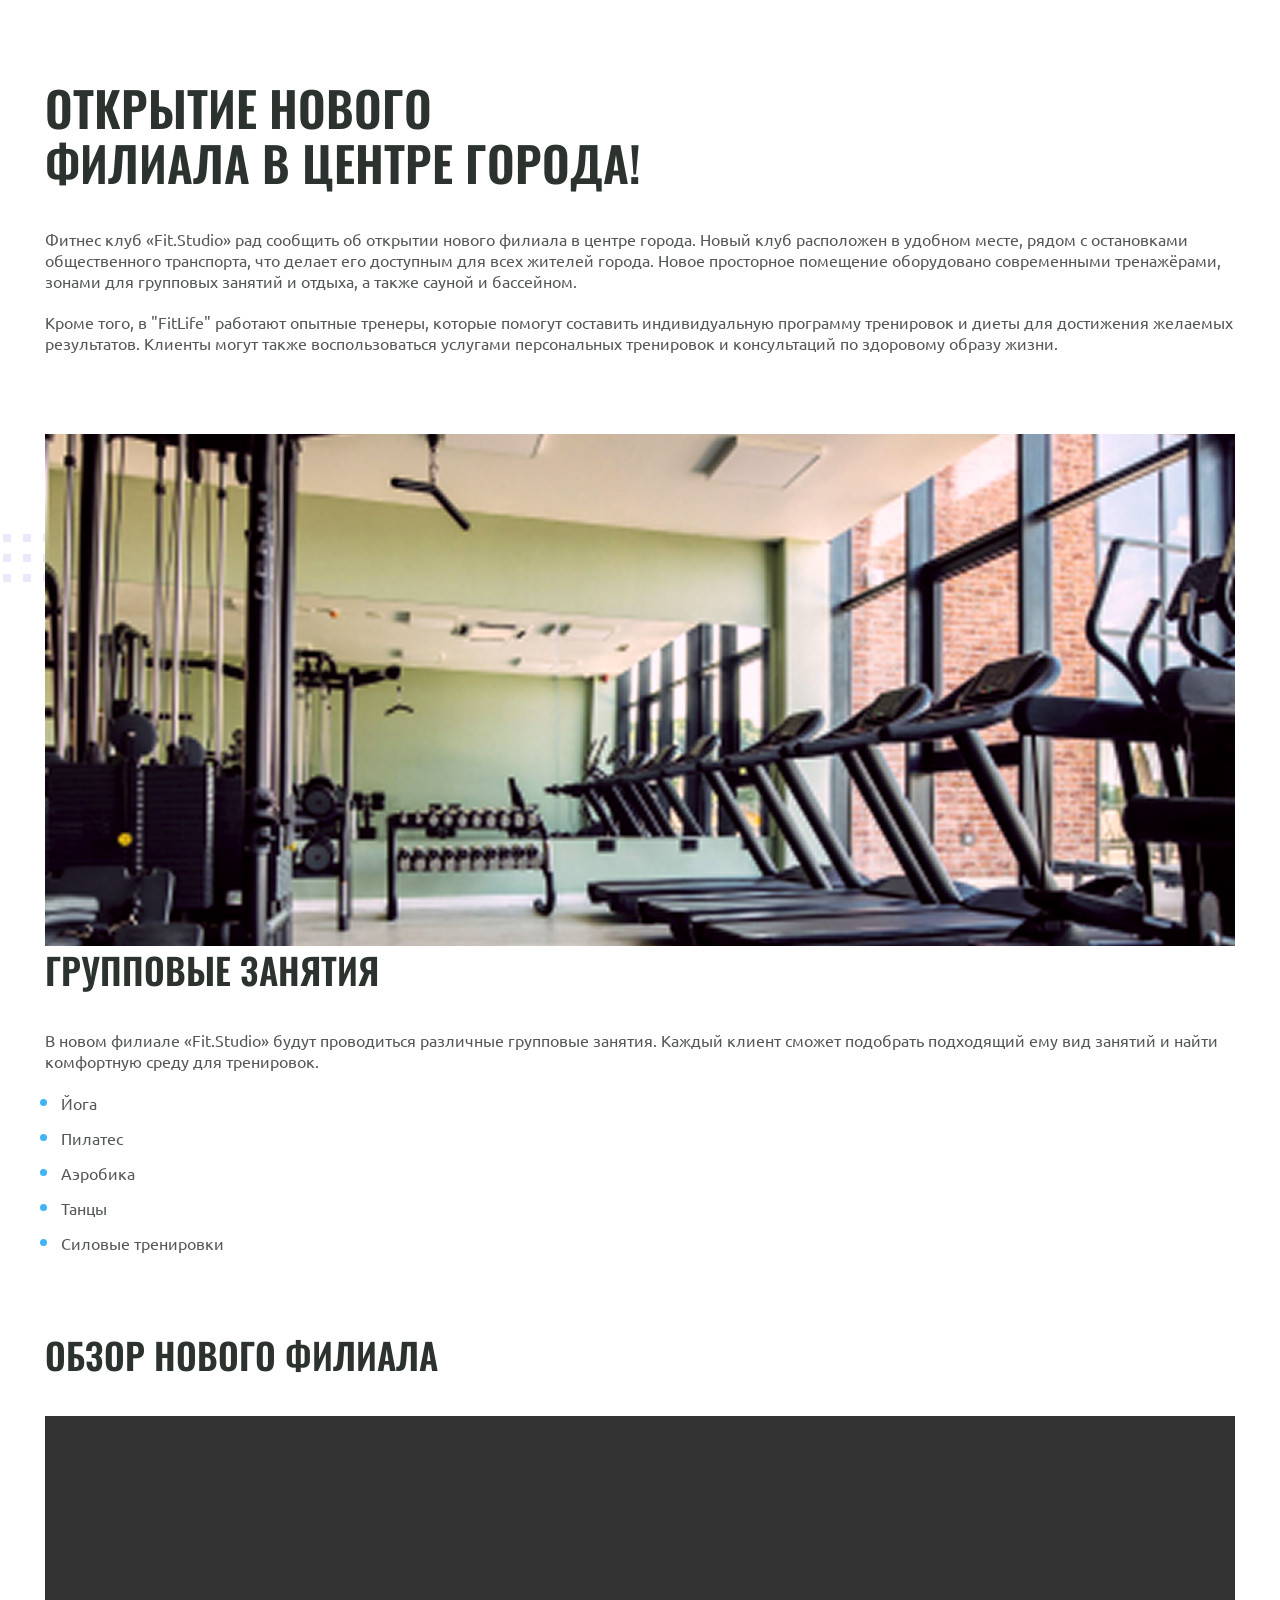
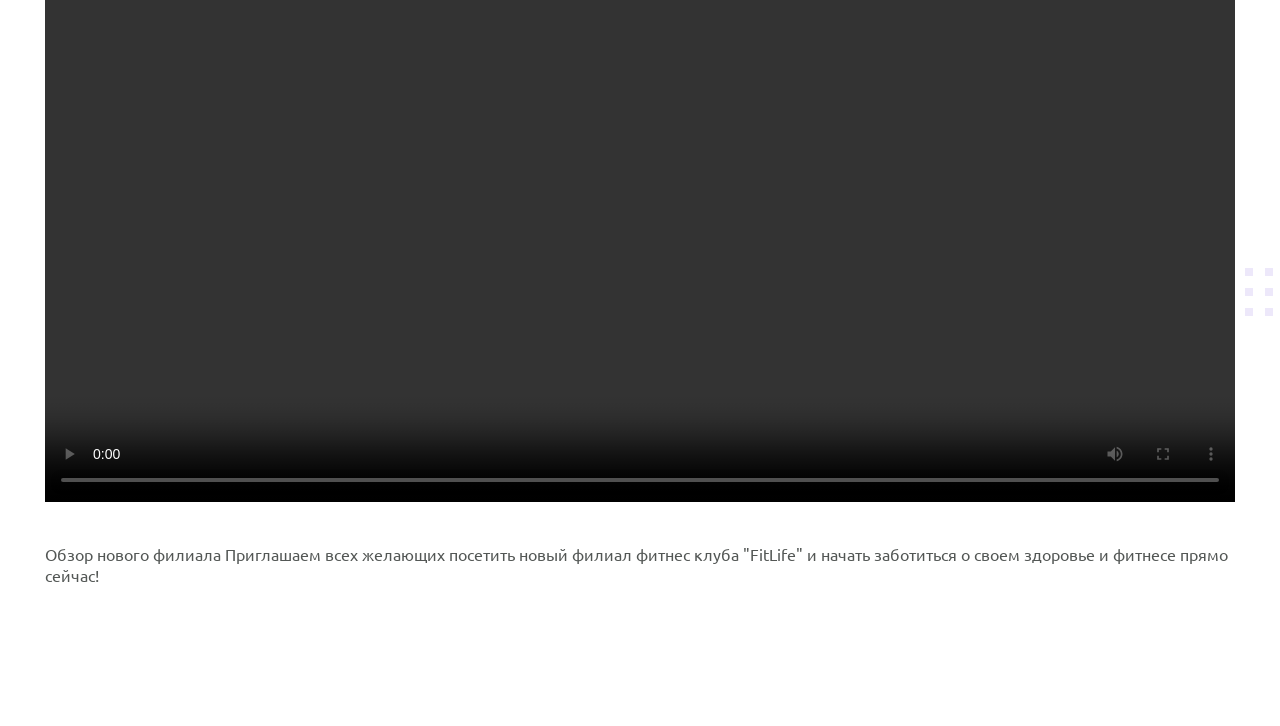
<file: index.html>
<!doctype html>
<html lang="ru">
  <head>
    <meta charset="UTF-8" />
    <meta name="viewport" content="width=device-width, initial-scale=1.0" />
    <title>Fit Studio - Открытие нового филиала!</title>
    <link rel="stylesheet" href="./css/normalize.css" />
    <link rel="stylesheet" href="./css/fonts.css" />
    <link rel="stylesheet" href="./css/globals.css" class="" />
    <link rel="stylesheet" href="./css/article.css" />
    <link rel="stylesheet" href="./css/index.css" class="" />
    <link rel="stylesheet" href="./css/footer.css" class="" />
    <link rel="stylesheet" href="./css/header.css" class="" />

    <link
      rel=" icon"
      href="./img/favicon-icon.svg"
      sizes="128x128"
      type="image/svg+xml"
    />
  </head>
  <body>
    <article class="article">
      <div class="container">
        <h1 class="title-large">Открытие нового филиала в центре города!</h1>
        <p class="article-text">
          Фитнес клуб «Fit.Studio» рад сообщить об открытии нового филиала
          в центре города. Новый клуб расположен в удобном месте, рядом
          с остановками общественного транспорта, что делает его доступным
          для всех жителей города. Новое просторное помещение оборудовано
          современными тренажёрами, зонами для групповых занятий и отдыха,
          а также сауной и бассейном.
        </p>
        <p class="article-text article-mb">
          Кроме того, в "FitLife" работают опытные тренеры, которые помогут
          составить индивидуальную программу тренировок и диеты для достижения
          желаемых результатов. Клиенты могут также воспользоваться услугами
          персональных тренировок и консультаций по здоровому образу жизни.
        </p>
        <div class="article-decor-wrapper article-decor-wrapper-1 article-mb-1">
          <img
            class="article-img"
            src="./img/фотка.jpg"
            width="1220"
            height="512"
            alt=" Тренажерный зал"
          />
        </div>
        <h2 class="title-large article-title-medium">Групповые занятия</h2>
        <p class="article-text">
          В новом филиале «Fit.Studio» будут проводиться различные групповые
          занятия. Каждый клиент сможет подобрать подходящий ему вид занятий
          и найти комфортную среду для тренировок.
        </p>
        <ul class="article-list article-text article-mb">
          <li class="article-item">Йога</li>
          <li class="article-item">Пилатес</li>
          <li class="article-item">Аэробика</li>
          <li class="article-item">Танцы</li>
          <li class="article-item">Силовые тренировки</li>
        </ul>
        <h2 class="title-large article-title-medium">Обзор нового филиала</h2>
        <div class="article-decor-wrapper">
          <button class="article-play-button">
            <img
              src="./img/Polygon 1.svg"
              width="24"
              height="24"
              alt="запуск"
            />
          </button>
          <div
            class="article-decor-wrapper article-decor-wrapper-2 article-mb-2"
          ></div>
          <video
            class="article-video"
            src="./gym-video.mp4"
            width="1220"
            height="686"
            controls
          ></video>
        </div>
        <p class="article-text">
          Обзор нового филиала Приглашаем всех желающих посетить новый филиал
          фитнес клуба "FitLife" и начать заботиться о своем здоровье и фитнесе
          прямо сейчас!
        </p>
      </div>
    </article>
  </body>
</html>
</file>
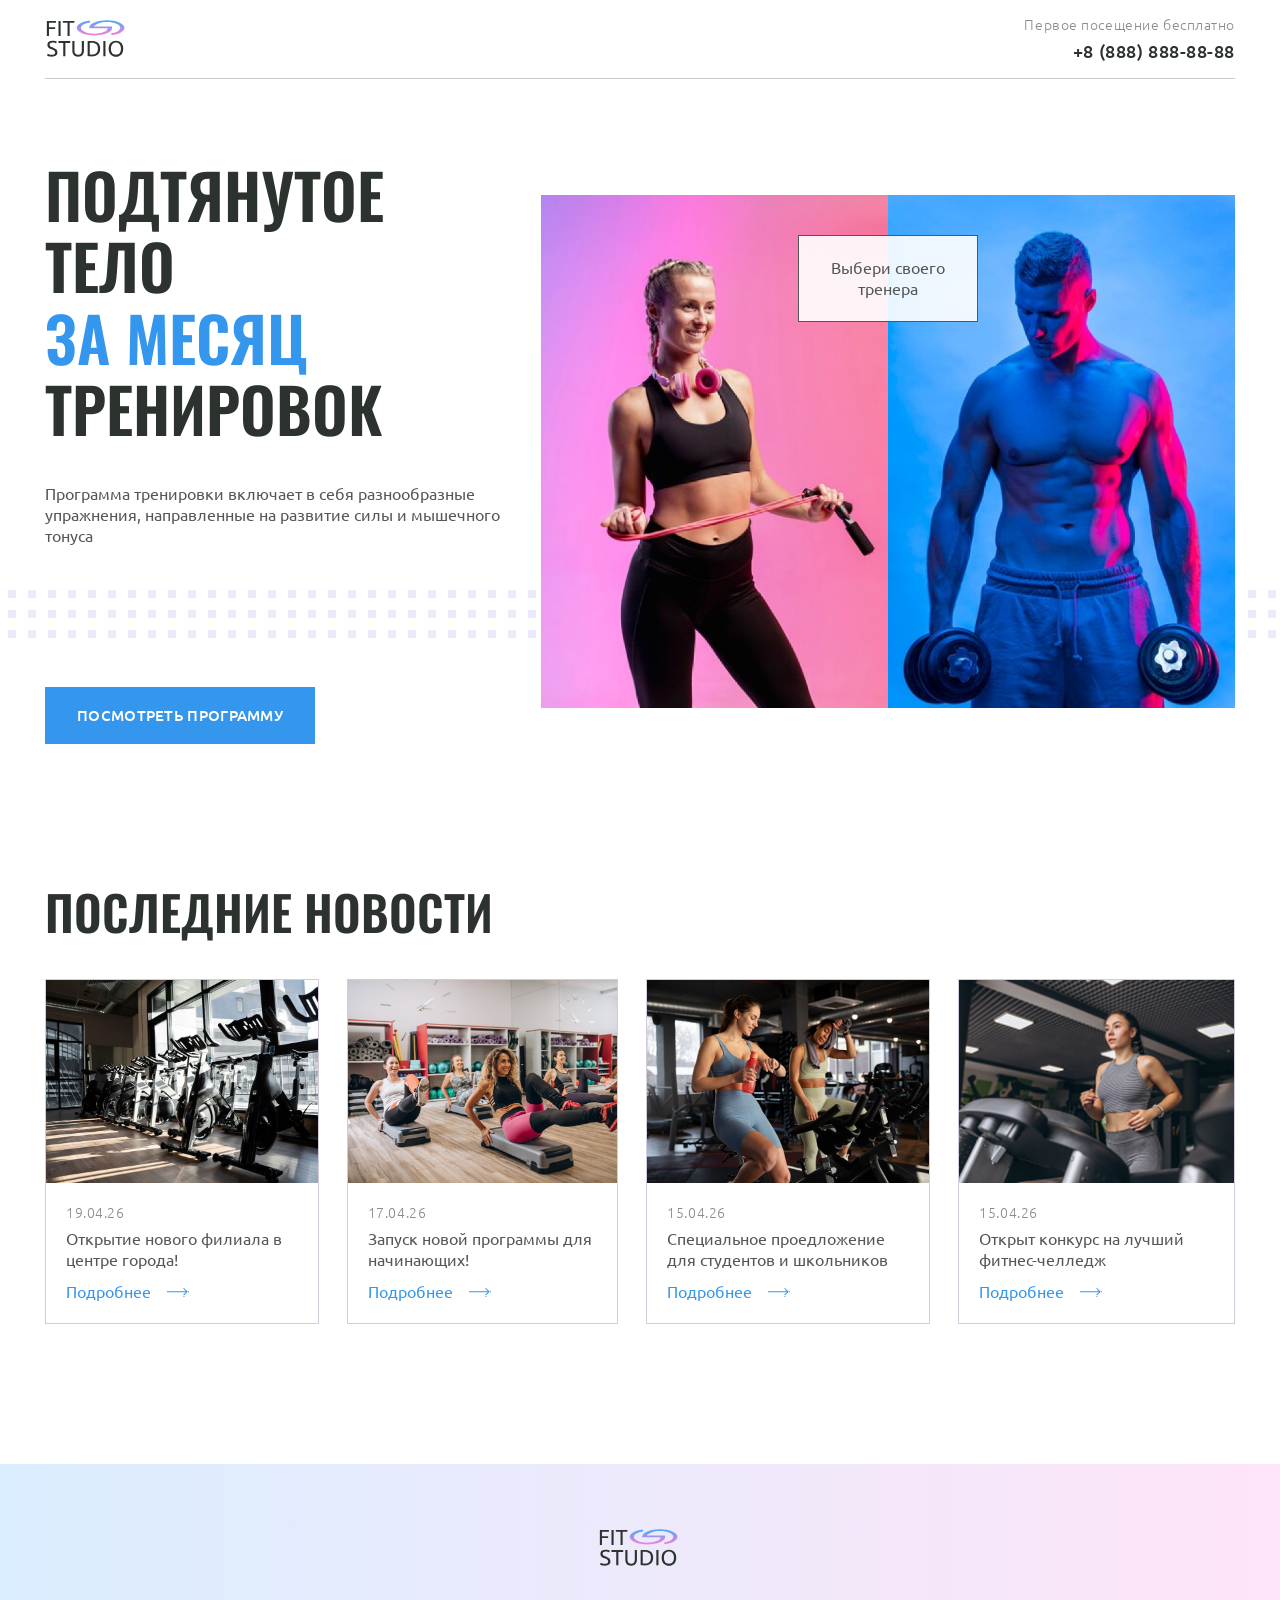
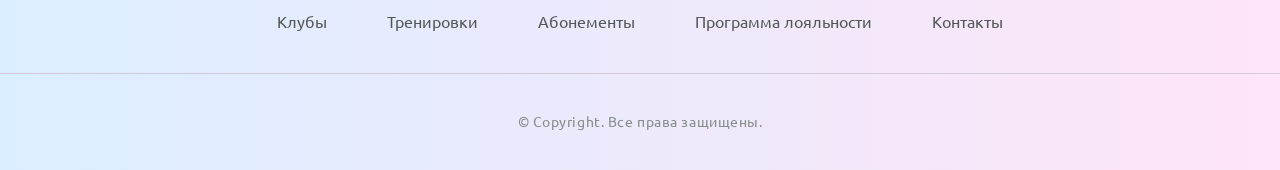
<file: article.html>
<!doctype html>
<html lang="ru">
  <head>
    <meta charset="UTF-8" />
    <meta name="viewport" content="width=device-width, initial-scale=1.0" />
    <title>Fit Studio - Главная</title>
    <link rel="stylesheet" href="./css/normalize.css" />
    <link rel="stylesheet" href="./css/fonts.css" />
    <link rel="stylesheet" href="./css/globals.css" class="" />
    <link rel="stylesheet" href="./css/article.css" />
    <link rel="stylesheet" href="./css/index.css" class="" />
    <link rel="stylesheet" href="./css/footer.css" class="" />
    <link rel="stylesheet" href="./css/header.css" class="" />
    <link
      rel=" icon"
      href="./img/favicon-icon.svg"
      sizes="128x128"
      type="image/svg+xml"
    />
  </head>
  <body>
    <header class="header">
      <div class="container">
        <div class="header-inner">
          <a href="/">
            <img
              src="./img/logo-icon.svg"
              width="84"
              height="45"
              alt="Fit Studio"
            />
          </a>
          <div class="phone text-sub">
            <p class="phone-text">Первое посещение бесплатно</p>
            <a class="phone-link" href="tel:+88888888888">
              +8 (888) 888-88-88</a
            >
          </div>
        </div>
      </div>
    </header>
    <section class="hero section">
      <div class="container hero-container">
        <div class="hero-info">
          <h1>
            Подтянутое тело <br />
            <strong>за месяц</strong> <br />
            тренировок
          </h1>
          <p class="text">
            Программа тренировки включает в себя разнообразные упражнения,
            направленные на развитие силы и мышечного тонуса
          </p>
          <a href="#" class="button">Посмотреть программу</a>
        </div>
        <div class="hero-images">
          <p class="hero-chose text">Выбери своего тренера</p>
          <img
            src="./img/sporty-woman-img.jpg"
            width="347"
            height="513"
            alt="спортивная девушка держит в руках скакалку"
          />
          <img
            src="./img/sporty-man-img.jpg"
            width="347"
            height="513"
            alt="спортивный мужчина держит в руках гантели"
          />
        </div>
      </div>
    </section>
    <section class="news section">
      <div class="container">
        <h2 class="title-large">Последние новости</h2>
        <div class="news-container">
          <article class="news-article-one">
            <header>
              <img
                src="./тренажеры.png"
                alt="велотренажер"
                width="284"
                height="203"
              />
              <div class="news-info">
                <time class="news-date text-sub" datetime="2026.04.19"
                  >19.04.26</time
                >
                <h3 class="text">Открытие нового филиала в центре города!</h3>
              </div>
            </header>
            <footer class="">
              <a href="index.html" class="news-link"> Подробнее</a>
            </footer>
          </article>
          <article class="news-article-one">
            <header>
              <img
                src="./девушки.png"
                alt="девушки на групповом занятии"
                width="284"
                height="203"
              />
              <div class="news-info">
                <time class="news-date text-sub" datetime="2026.04.17"
                  >17.04.26</time
                >
                <h3 class="text">Запуск новой программы для начинающих!</h3>
              </div>
            </header>
            <footer class="">
              <a href="index.html" class="news-link"> Подробнее</a>
            </footer>
          </article>
          <article class="news-article-one">
            <header>
              <img
                src="./девушки с бутылкой.png"
                alt="девушки с бутылкой воды"
                width="284"
                height="203"
              />
              <div class="news-info">
                <time class="news-date text-sub" datetime="2026.04.15"
                  >15.04.26</time
                >
                <h3 class="text">
                  Специальное проедложение для студентов и школьников
                </h3>
              </div>
            </header>
            <footer class="">
              <a href="index.html" class="news-link"> Подробнее</a>
            </footer>
          </article>
          <article class="news-article-one">
            <header>
              <img
                src="./девушка на дорожке.png"
                alt="девушка на дорожке"
                width="284"
                height="203"
              />
              <div class="news-info">
                <time class="news-date text-sub" datetime="2026.04.12`"
                  >15.04.26</time
                >
                <h3 class="text">Открыт конкурс на лучший фитнес-челледж</h3>
              </div>
            </header>
            <footer class="">
              <a href="index.html" class="news-link"> Подробнее</a>
            </footer>
          </article>
        </div>
      </div>
    </section>
    <footer class="footer">
      <div class="footer-top">
        <div class="container">
          <a class="footer-logo" href="/">
            <img
              src="./img/logo-icon.svg"
              width="84"
              height="45"
              alt="Fit Studio"
            />
          </a>
          <nav class="menu">
            <ul>
              <li><a href="#">Клубы</a></li>
              <li><a href="#">Тренировки</a></li>
              <li><a href="#">Абонементы</a></li>
              <li><a href="#">Программа лояльности</a></li>
              <li><a href="#">Контакты</a></li>
            </ul>
          </nav>
        </div>
      </div>
      <div class="container">
        <p class="copyright">&copy; Copyright. Все права защищены.</p>
      </div>
    </footer>
  </body>
</html>
</file>
<file: css/fonts.css>
@font-face {
  font-family: "Ubuntu";
  src:
    local(Ubuntu),
    url("../fonts/UbuntuLight.woff2") format("woff2");
  font-weight: 300;
  font-style: normal;
  font-display: swap;
}

@font-face {
  font-family: "Ubuntu";
  src:
    local(Ubuntu),
    url("../fonts/UbuntuRegular.woff2") format("woff2");
  font-weight: 400;
  font-style: normal;
  font-display: swap;
}

@font-face {
  font-family: "Ubuntu";
  src:
    local(Ubuntu),
    url("../fonts/UbuntuMedium.woff2") format("woff2");
  font-weight: 500;
  font-style: normal;
  font-display: swap;
}

@font-face {
  font-family: "Oswald";
  src:
    local(Oswald),
    url("../fonts/OswaldMedium.woff2") format("woff2");
  font-weight: 500;
  font-style: normal;
  font-display: swap;
}

@font-face {
  font-family: "Oswald";
  src:
    local(Oswald),
    url("../fonts/OswaldSemiBold.woff2") format("woff2");
  font-weight: 600;
  font-style: normal;
  font-display: swap;
}
</file>
<file: css/globals.css>
html {
  font-family: Ubuntu, sans-serif;
  font-weight: 400;
}

*,
*::before,
*::after {
  box-sizing: border-box;
}

body {
  display: flex;
  flex-direction: column;
  min-height: 100vh;
}

h1,
h2,
h3,
h4,
h5,
h6,
p {
  margin: 0;
}

a {
  text-decoration: none;
}

a,
button {
  outline: none;
}
.container {
  max-width: 1250px;
  margin: 0 auto;
  padding: 0 15px;
  width: 100%;
}

.text {
  font-weight: 400;
  font-size: 16px;
  line-height: 130%;
  color: #535755;
}

.button {
  display: inline-block;
  padding: 19px 32px;
  font-weight: 500;
  font-size: 15px;

  /* line-height: 20px; */
  line-height: 130%;
  letter-spacing: 0.02em;
  text-align: center;
  text-transform: uppercase;
  color: #fff;
  background-color: #3596ed;
  transition:
    0.2s,
    background-color 0.2s;
  width: 270px;
  height: 57px;
}

.button:hover {
  opacity: 0.85;
}

.button:active {
  background-color: #278ad1;
}

button.button:disabled {
  opacity: 0.65;
  cursor: default;
}

section {
  margin-bottom: 140px;
}

.title-large {
  max-width: 596px;
  margin-bottom: 40px;
  font-family: "Oswald", sans-serif;
  font-weight: 600;
  font-size: 48px;
  line-height: 115%;
  text-transform: uppercase;
  color: #2c332f;
}

.article-title-medium {
  font-size: 36px;
}

.text-sub {
  font-weight: 300;
  font-size: 14px;
  letter-spacing: 0.04em;
  color: #858e8a;
}

a:focus-visible,
button:focus-visible {
  outline: 2px solid #3596ed;
  outline-offset: 1px;
}

a:active {
  color: #278ad1;
}
</file>
<file: css/article.css>
.hero {
  position: relative;
  padding-top: 80px;
}

.hero::after {
  content: "";
  position: absolute;
  bottom: 106px;
  z-index: -1;
  width: 100%;
  height: 48px;
  background: url("../img/декор\ длинный.svg");
}

.hero-container {
  display: flex;

  align-items: center;
  gap: 28px;
}

.hero h1 {
  margin-bottom: 40px;
  font-family: Oswald, sans-serif;
  font-weight: 600;
  font-size: 62px;
  line-height: 115%;
  text-transform: uppercase;
  color: #2c332f;
}
.hero h1 strong {
  font-weight: 600;
  color: #3596ed;
}

.hero p {
  font-weight: 400;
  font-size: 16px;
  line-height: 130%;
  color: #535755;
}
.hero-info .text {
  margin-bottom: 140px;
}

.hero-images {
  position: relative;
  display: flex;
}
.hero-chose {
  position: absolute;
  top: 40px;
  left: 50%;
  transform: translateX(-50%);
  max-width: 180px;
  padding: 22px;
  border: 1px solid #535755;
  background: rgb(255 255 255 / 0.9);
  text-align: center;
}

.news-container {
  display: flex;
  gap: 28px;
}

.news-article-one {
  display: flex;
  flex-direction: column;
  max-width: 284px;
  background-color: #fff;
  border: 1px solid #d3cbd9;
  overflow: hidden;
}

.news-article-one img {
  display: block;
}

.news-info {
  padding: 20px 20px 0;
  margin-bottom: 12px;
}

.news-date {
  display: inline-block;
  margin-bottom: 8px;
}

.news-article-one footer {
  padding: 0 20px 20px;
}

.news-link {
  display: inline-flex;
  align-items: center;
  gap: 8px;
  font-weight: 400;
  font-size: 16px;
  line-height: 130%;
  color: #3596ed;
}

.news-link:hover::after {
  transform: translateX(5px);
  transition: transform 0.3s;
}

.news-link::after {
  content: "";
  width: 22px;
  height: 9px;
  display: inline-block;
  margin-left: 8px;
  background-image: url("../img/arrow-right-icon.svg");
}
</file>
<file: css/index.css>
html {
  font-family: Ubuntu, sans-serif;
  font-weight: 400;
}

body* {
  box-sizing: border-box;
}

h1,
h2,
h3,
h4,
h5,
h6,
p {
  margin: 0;
}

.container {
  max-width: 1220px;
  margin: 0 auto;
  padding: 0 15px;
}

.article {
  padding-top: 80px;
  padding-bottom: 120px;
}

.article-text {
  margin-bottom: 20px;
  font-weight: 400;
  font-size: 16px;
  line-height: 130%;
  color: #535755;
}
.article-mb {
  margin-bottom: 80px;
}

.article-decor-wrapper {
  position: relative;
}
.article-decor-wrapper::before {
  content: "";
  position: absolute;
  z-index: -1;
  background: url(../img/декор\ 2.svg) no-repeat;
  width: 528px;
  height: 48px;
}
.article-decor-wrapper-1::before {
  top: 100px;
  left: -350px;
}

.article-decor-wrapper-2::before {
  right: -450px;
  bottom: -500px;
}
.article-play-button {
  position: absolute;
  top: 50%;
  left: 50%;
  transform: translate(-50%, -50%);
  display: flex;
  align-items: center;
  justify-content: center;
  width: 60px;
  height: 60px;
  padding: 0;
  background-color: #40b4f7;
  border-radius: 50%;
  border: none;
  cursor: pointer;
  transition: background-color 0.2s;
}
.article-img {
  width: 100%;
}

.article-list {
  padding-left: 16px;
}

.article-item {
  margin-bottom: 12px;
}

.article-item::marker {
  font-size: 22px;
  color: #40b4f7;
}
.article-video {
  width: 100%;
  margin-bottom: 40px;
}

.article-play-button:hover {
  background-color: #8ac7f2;
  opacity: 0.85;
}
</file>
<file: css/footer.css>
.footer {
  padding: 60px 0 40px;
  margin-top: auto;
  background: linear-gradient(
    90deg,
    rgba(73, 169, 255, 0.2) 0%,
    rgba(252, 124, 217, 0.2) 100%
  );
  text-align: center;
}

.footer-top {
  padding-bottom: 40px;
  margin-bottom: 40px;
  border-bottom: 1px solid #d3cbd9;
}
.footer-logo {
  display: inline-block;
  margin-bottom: 40px;
}

.menu ul {
  display: flex;
  justify-content: center;
  align-items: center;
  gap: 60px;
  margin: 0;
  padding: 0;
  list-style: none;
}

.menu a {
  font-weight: 400;
  font-size: 16px;
  line-height: 130%;
  color: #535755;
  transition: color 0.2s;
}

.menu a:hover {
  color: #3596ed;
}

.copyright {
  font-weight: 400;
  font-size: 14px;
  letter-spacing: 0.04em;
  color: #858e8a;
}
</file>
<file: css/header.css>
.header-inner {
  display: flex;

  justify-content: space-between;
  align-items: center;

  padding-top: 15px;
  padding-bottom: 15px;
  border-bottom: 1px solid #cecaca;
}

.phone {
  text-align: right;
}

.phone p {
  margin-bottom: 8px;
}

.phone-link {
  font-weight: 500;
  font-size: 18px;
  color: #2c332f;
}
</file>
